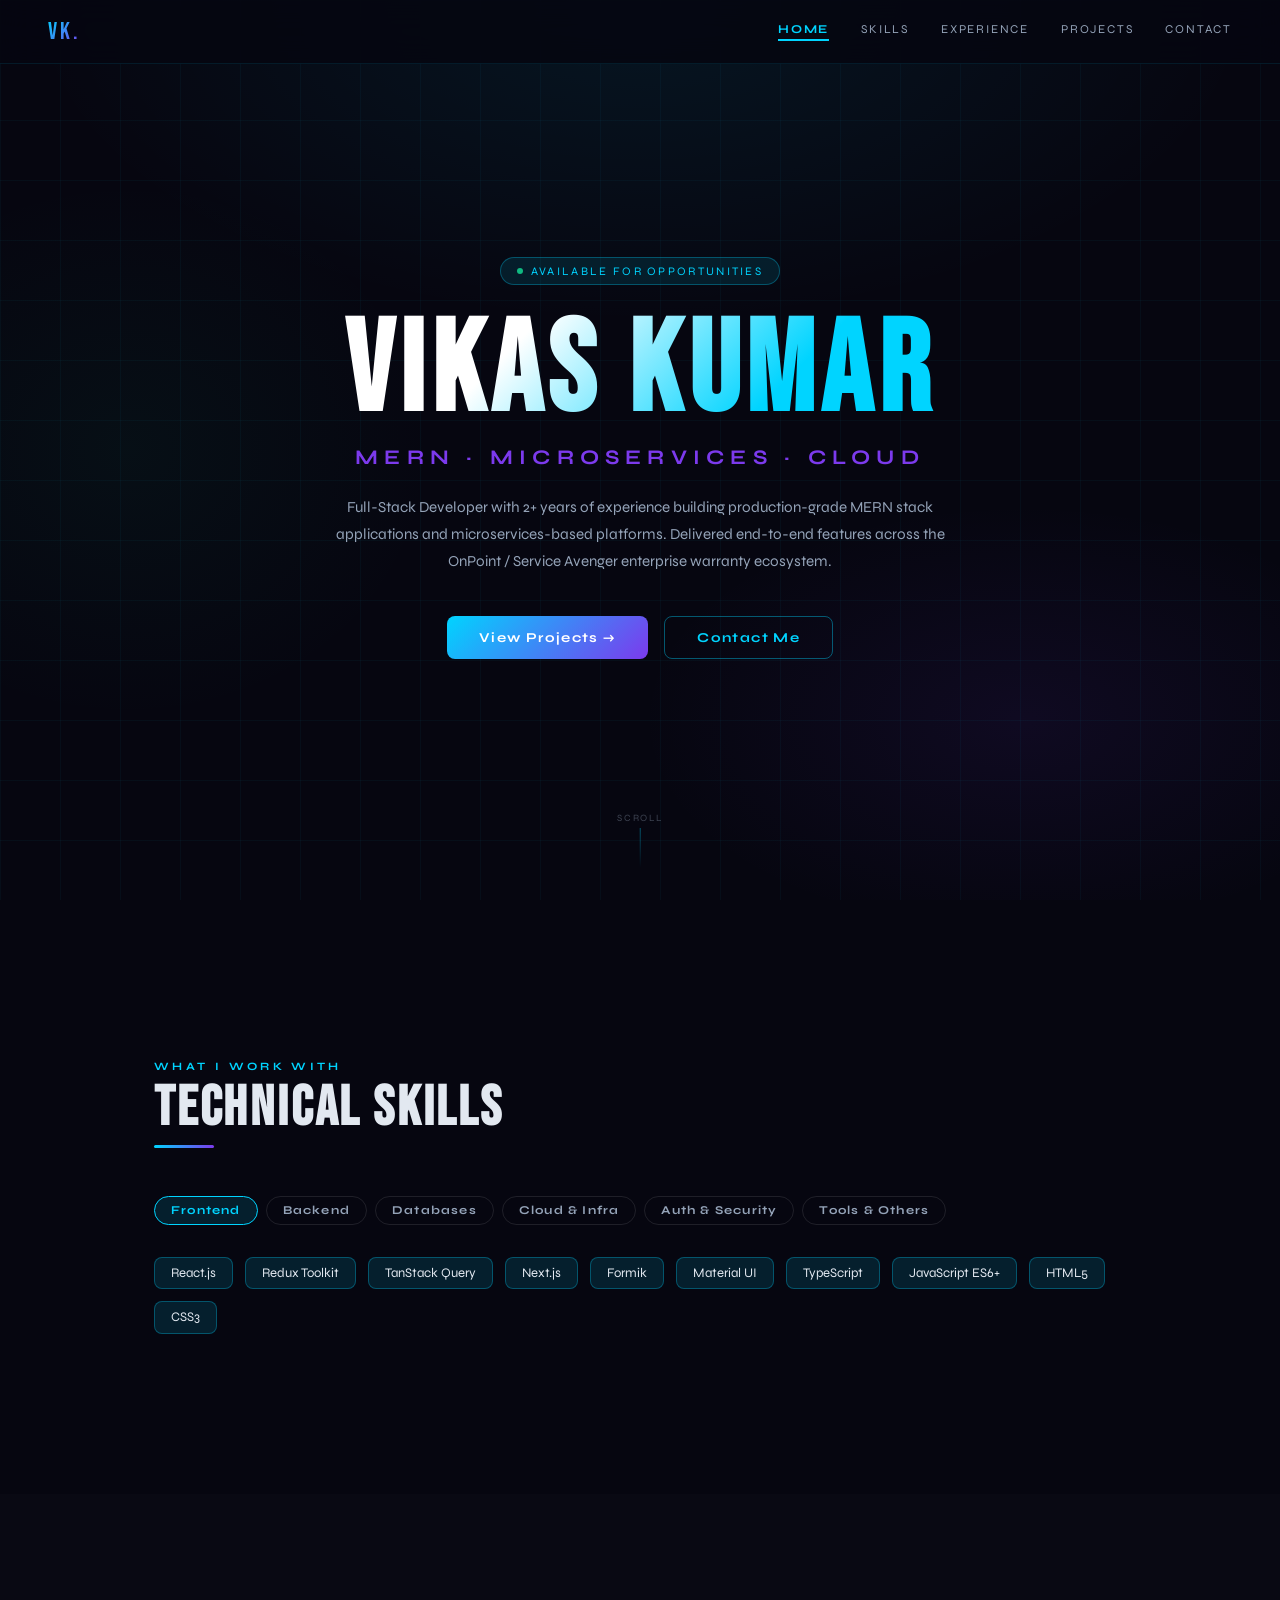
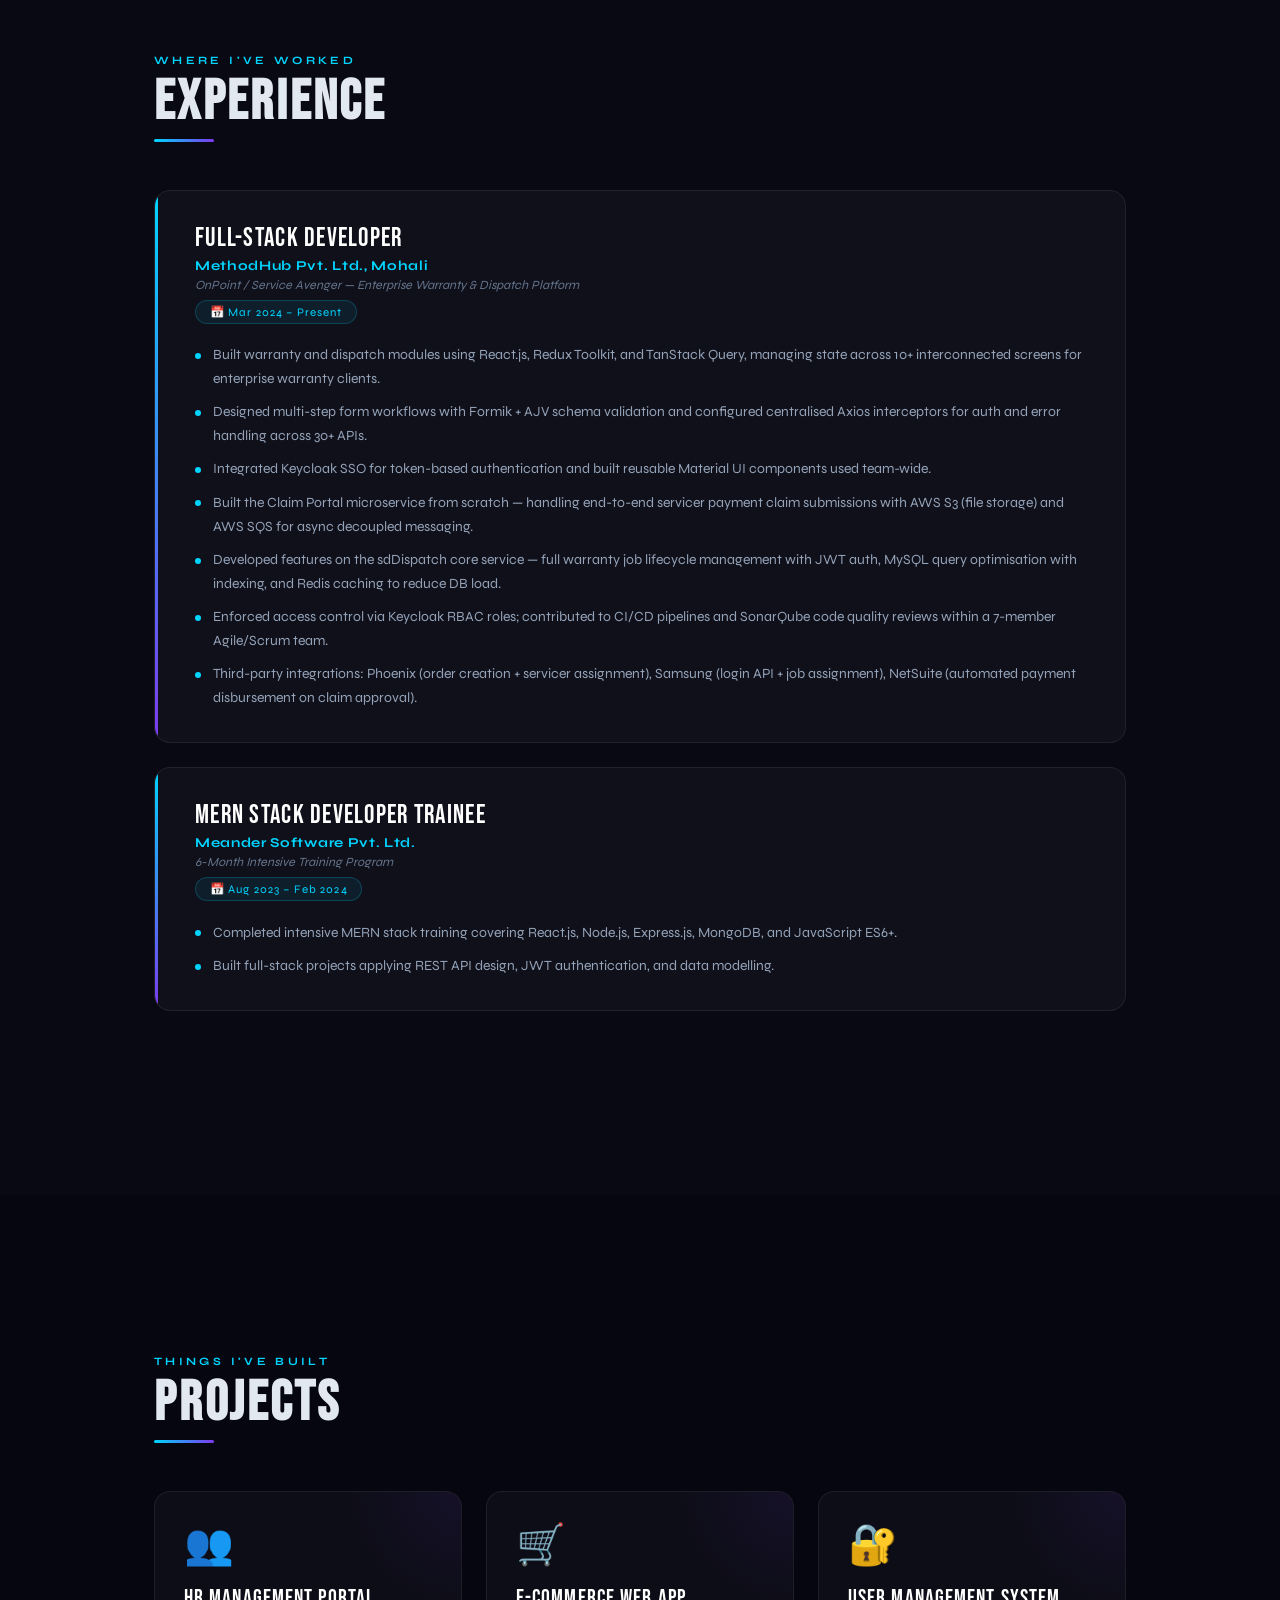
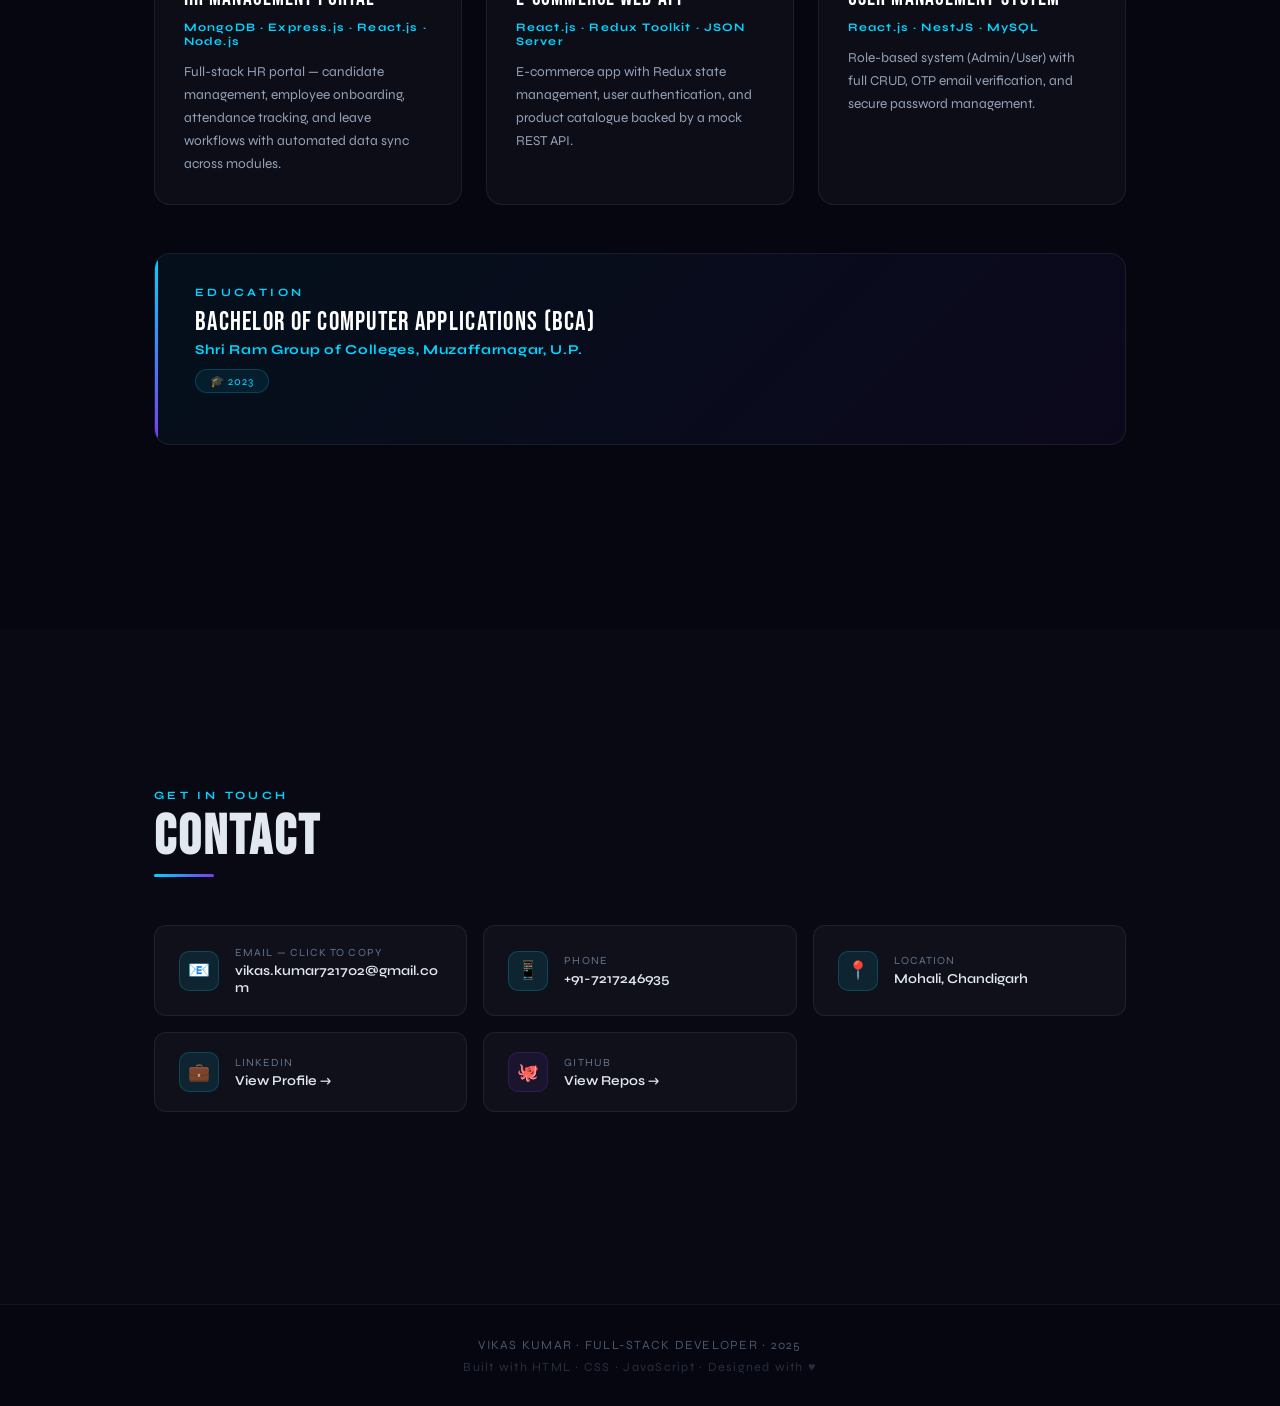
<file: index.html>
<!DOCTYPE html>
<html lang="en">
<head>
  <meta charset="UTF-8" />
  <meta name="viewport" content="width=device-width, initial-scale=1.0" />
  <title>Vikas Kumar — Full-Stack Developer</title>
  <link rel="preconnect" href="https://fonts.googleapis.com" />
  <link rel="preconnect" href="https://fonts.gstatic.com" crossorigin />
  <link rel="stylesheet" href="index.css" />
</head>
<body>

<!-- ── NAV ──────────────────────────────────────────────────────────────── -->
<nav>
  <div class="logo" onclick="scrollToSection('home')">VK.</div>
  <ul class="nav-links" id="navLinks">
    <li class="active"               onclick="scrollToSection('home')">Home</li>
    <li onclick="scrollToSection('skills')">Skills</li>
    <li onclick="scrollToSection('experience')">Experience</li>
    <li onclick="scrollToSection('projects')">Projects</li>
    <li onclick="scrollToSection('contact')">Contact</li>
  </ul>
  <button class="hamburger" id="hamburger" onclick="toggleMenu()" aria-label="Menu">
    <span id="hb1"></span>
    <span id="hb2"></span>
    <span id="hb3"></span>
  </button>
</nav>

<!-- ── MOBILE MENU ───────────────────────────────────────────────────────── -->
<div class="mobile-menu" id="mobileMenu">
  <a onclick="scrollToSection('home');       closeMenu()">HOME</a>
  <a onclick="scrollToSection('skills');     closeMenu()">SKILLS</a>
  <a onclick="scrollToSection('experience'); closeMenu()">EXPERIENCE</a>
  <a onclick="scrollToSection('projects');   closeMenu()">PROJECTS</a>
  <a onclick="scrollToSection('contact');    closeMenu()">CONTACT</a>
</div>

<!-- ── HERO ──────────────────────────────────────────────────────────────── -->
<section id="home">
  <div class="hero-bg"></div>
  <div class="hero-grid"></div>
  <div class="hero-content">
    <div class="badge"><span class="badge-dot"></span>Available for opportunities</div>
    <h1 class="hero-name">Vikas Kumar</h1>
    <div class="hero-title">MERN · Microservices · Cloud</div>
    <p class="hero-summary">
      Full-Stack Developer with 2+ years of experience building production-grade MERN stack
      applications and microservices-based platforms. Delivered end-to-end features across the
      OnPoint / Service Avenger enterprise warranty ecosystem.
    </p>
    <div class="hero-btns">
      <button class="btn-primary"   onclick="scrollToSection('projects')">View Projects →</button>
      <button class="btn-secondary" onclick="scrollToSection('contact')">Contact Me</button>
    </div>
  </div>
  <div class="scroll-hint">
    <span>SCROLL</span>
    <div class="scroll-line"></div>
  </div>
</section>

<!-- ── SKILLS ────────────────────────────────────────────────────────────── -->
<section id="skills" style="padding: 5rem 0;">
  <div class="section">
    <div class="reveal">
      <div class="section-label">What I work with</div>
      <h2 class="section-title">Technical Skills</h2>
      <div class="divider"></div>

      <div class="skill-tabs">
        <button class="skill-tab active-fe" onclick="switchSkill('fe', this)">Frontend</button>
        <button class="skill-tab"           onclick="switchSkill('be', this)">Backend</button>
        <button class="skill-tab"           onclick="switchSkill('db', this)">Databases</button>
        <button class="skill-tab"           onclick="switchSkill('cl', this)">Cloud &amp; Infra</button>
        <button class="skill-tab"           onclick="switchSkill('au', this)">Auth &amp; Security</button>
        <button class="skill-tab"           onclick="switchSkill('to', this)">Tools &amp; Others</button>
      </div>

      <div id="skill-fe" class="skill-panel active">
        <span class="skill-pill pill-fe">React.js</span>
        <span class="skill-pill pill-fe">Redux Toolkit</span>
        <span class="skill-pill pill-fe">TanStack Query</span>
        <span class="skill-pill pill-fe">Next.js</span>
        <span class="skill-pill pill-fe">Formik</span>
        <span class="skill-pill pill-fe">Material UI</span>
        <span class="skill-pill pill-fe">TypeScript</span>
        <span class="skill-pill pill-fe">JavaScript ES6+</span>
        <span class="skill-pill pill-fe">HTML5</span>
        <span class="skill-pill pill-fe">CSS3</span>
      </div>
      <div id="skill-be" class="skill-panel">
        <span class="skill-pill pill-be">Node.js</span>
        <span class="skill-pill pill-be">Express.js</span>
        <span class="skill-pill pill-be">NestJS</span>
        <span class="skill-pill pill-be">RESTful APIs</span>
        <span class="skill-pill pill-be">AJV Schema Validation</span>
        <span class="skill-pill pill-be">WebSocket</span>
        <span class="skill-pill pill-be">Cron Jobs</span>
        <span class="skill-pill pill-be">Helmet.js</span>
      </div>
      <div id="skill-db" class="skill-panel">
        <span class="skill-pill pill-db">MySQL</span>
        <span class="skill-pill pill-db">MongoDB</span>
        <span class="skill-pill pill-db">Redis</span>
        <span class="skill-pill pill-db">Firebase Firestore</span>
        <span class="skill-pill pill-db">Realtime DB</span>
        <span class="skill-pill pill-db">Query Optimisation</span>
        <span class="skill-pill pill-db">Indexing</span>
      </div>
      <div id="skill-cl" class="skill-panel">
        <span class="skill-pill pill-cl">AWS S3</span>
        <span class="skill-pill pill-cl">AWS SQS</span>
        <span class="skill-pill pill-cl">API Gateway</span>
        <span class="skill-pill pill-cl">Docker</span>
        <span class="skill-pill pill-cl">Kubernetes (Basic)</span>
        <span class="skill-pill pill-cl">CI/CD Pipelines</span>
        <span class="skill-pill pill-cl">Event-Driven Architecture</span>
      </div>
      <div id="skill-au" class="skill-panel">
        <span class="skill-pill pill-au">Keycloak SSO</span>
        <span class="skill-pill pill-au">OAuth2</span>
        <span class="skill-pill pill-au">JWT</span>
        <span class="skill-pill pill-au">RBAC</span>
      </div>
      <div id="skill-to" class="skill-panel">
        <span class="skill-pill pill-to">Git</span>
        <span class="skill-pill pill-to">GitHub</span>
        <span class="skill-pill pill-to">Postman</span>
        <span class="skill-pill pill-to">Jira</span>
        <span class="skill-pill pill-to">SonarQube</span>
        <span class="skill-pill pill-to">GitHub Copilot</span>
        <span class="skill-pill pill-to">Phoenix Integration</span>
        <span class="skill-pill pill-to">Samsung API</span>
        <span class="skill-pill pill-to">NetSuite</span>
      </div>
    </div>
  </div>
</section>

<!-- ── EXPERIENCE ─────────────────────────────────────────────────────────── -->
<section id="experience" class="section-alt" style="padding: 5rem 0;">
  <div class="section">
    <div class="reveal">
      <div class="section-label">Where I've worked</div>
      <h2 class="section-title">Experience</h2>
      <div class="divider"></div>
    </div>

    <div class="exp-card reveal reveal-d1">
      <div class="exp-accent"></div>
      <div class="exp-inner">
        <div class="exp-role">Full-Stack Developer</div>
        <div class="exp-company">MethodHub Pvt. Ltd., Mohali</div>
        <div class="exp-product">OnPoint / Service Avenger — Enterprise Warranty &amp; Dispatch Platform</div>
        <div class="exp-period">📅 Mar 2024 – Present</div>
        <ul class="exp-list">
          <li class="exp-item"><div class="exp-dot"></div><span>Built warranty and dispatch modules using React.js, Redux Toolkit, and TanStack Query, managing state across 10+ interconnected screens for enterprise warranty clients.</span></li>
          <li class="exp-item"><div class="exp-dot"></div><span>Designed multi-step form workflows with Formik + AJV schema validation and configured centralised Axios interceptors for auth and error handling across 30+ APIs.</span></li>
          <li class="exp-item"><div class="exp-dot"></div><span>Integrated Keycloak SSO for token-based authentication and built reusable Material UI components used team-wide.</span></li>
          <li class="exp-item"><div class="exp-dot"></div><span>Built the Claim Portal microservice from scratch — handling end-to-end servicer payment claim submissions with AWS S3 (file storage) and AWS SQS for async decoupled messaging.</span></li>
          <li class="exp-item"><div class="exp-dot"></div><span>Developed features on the sdDispatch core service — full warranty job lifecycle management with JWT auth, MySQL query optimisation with indexing, and Redis caching to reduce DB load.</span></li>
          <li class="exp-item"><div class="exp-dot"></div><span>Enforced access control via Keycloak RBAC roles; contributed to CI/CD pipelines and SonarQube code quality reviews within a 7-member Agile/Scrum team.</span></li>
          <li class="exp-item"><div class="exp-dot"></div><span>Third-party integrations: Phoenix (order creation + servicer assignment), Samsung (login API + job assignment), NetSuite (automated payment disbursement on claim approval).</span></li>
        </ul>
      </div>
    </div>

    <div class="exp-card reveal reveal-d2">
      <div class="exp-accent"></div>
      <div class="exp-inner">
        <div class="exp-role">MERN Stack Developer Trainee</div>
        <div class="exp-company">Meander Software Pvt. Ltd.</div>
        <div class="exp-product">6-Month Intensive Training Program</div>
        <div class="exp-period">📅 Aug 2023 – Feb 2024</div>
        <ul class="exp-list">
          <li class="exp-item"><div class="exp-dot"></div><span>Completed intensive MERN stack training covering React.js, Node.js, Express.js, MongoDB, and JavaScript ES6+.</span></li>
          <li class="exp-item"><div class="exp-dot"></div><span>Built full-stack projects applying REST API design, JWT authentication, and data modelling.</span></li>
        </ul>
      </div>
    </div>
  </div>
</section>

<!-- ── PROJECTS ───────────────────────────────────────────────────────────── -->
<section id="projects" style="padding: 5rem 0;">
  <div class="section">
    <div class="reveal">
      <div class="section-label">Things I've built</div>
      <h2 class="section-title">Projects</h2>
      <div class="divider"></div>
    </div>

    <div class="project-grid">
      <div class="project-card reveal reveal-d1">
        <div class="project-icon">👥</div>
        <div class="project-name">HR Management Portal</div>
        <div class="project-stack">MongoDB · Express.js · React.js · Node.js</div>
        <div class="project-desc">Full-stack HR portal — candidate management, employee onboarding, attendance tracking, and leave workflows with automated data sync across modules.</div>
      </div>
      <div class="project-card reveal reveal-d2">
        <div class="project-icon">🛒</div>
        <div class="project-name">E-Commerce Web App</div>
        <div class="project-stack">React.js · Redux Toolkit · JSON Server</div>
        <div class="project-desc">E-commerce app with Redux state management, user authentication, and product catalogue backed by a mock REST API.</div>
      </div>
      <div class="project-card reveal reveal-d3">
        <div class="project-icon">🔐</div>
        <div class="project-name">User Management System</div>
        <div class="project-stack">React.js · NestJS · MySQL</div>
        <div class="project-desc">Role-based system (Admin/User) with full CRUD, OTP email verification, and secure password management.</div>
      </div>
    </div>

    <div class="exp-card edu-card reveal" style="margin-top: 3rem;">
      <div class="exp-accent"></div>
      <div class="exp-inner">
        <div class="section-label" style="margin-bottom: 0.5rem;">Education</div>
        <div class="exp-role">Bachelor of Computer Applications (BCA)</div>
        <div class="exp-company">Shri Ram Group of Colleges, Muzaffarnagar, U.P.</div>
        <div class="exp-period" style="margin-top: 0.5rem;">🎓 2023</div>
      </div>
    </div>
  </div>
</section>

<!-- ── CONTACT ────────────────────────────────────────────────────────────── -->
<section id="contact" class="section-alt" style="padding: 5rem 0;">
  <div class="section">
    <div class="reveal">
      <div class="section-label">Get in touch</div>
      <h2 class="section-title">Contact</h2>
      <div class="divider"></div>
      <div class="contact-grid">
        <div class="contact-card" onclick="copyEmail()">
          <div class="contact-icon">📧</div>
          <div>
            <div class="contact-label" id="emailLabel">Email — click to copy</div>
            <div class="contact-value">vikas.kumar721702@gmail.com</div>
          </div>
        </div>
        <div class="contact-card" style="cursor: default;">
          <div class="contact-icon">📱</div>
          <div>
            <div class="contact-label">Phone</div>
            <div class="contact-value">+91-7217246935</div>
          </div>
        </div>
        <div class="contact-card" style="cursor: default;">
          <div class="contact-icon">📍</div>
          <div>
            <div class="contact-label">Location</div>
            <div class="contact-value">Mohali, Chandigarh</div>
          </div>
        </div>
        <a class="contact-card" href="https://linkedin.com/in/vikas-kumar-58881a284" target="_blank" rel="noopener noreferrer">
          <div class="contact-icon">💼</div>
          <div>
            <div class="contact-label">LinkedIn</div>
            <div class="contact-value">View Profile →</div>
          </div>
        </a>
        <a class="contact-card" href="https://github.com/vikas7217" target="_blank" rel="noopener noreferrer">
          <div class="contact-icon purple">🐙</div>
          <div>
            <div class="contact-label">GitHub</div>
            <div class="contact-value">View Repos →</div>
          </div>
        </a>
      </div>
    </div>
  </div>
</section>

<footer>
  <p>VIKAS KUMAR · FULL-STACK DEVELOPER · 2025</p>
  <p>Built with HTML · CSS · JavaScript · Designed with ♥</p>
</footer>

<!-- JS loaded at end so DOM is ready -->
<script src="index.js"></script>
</body>
</html>
</file>
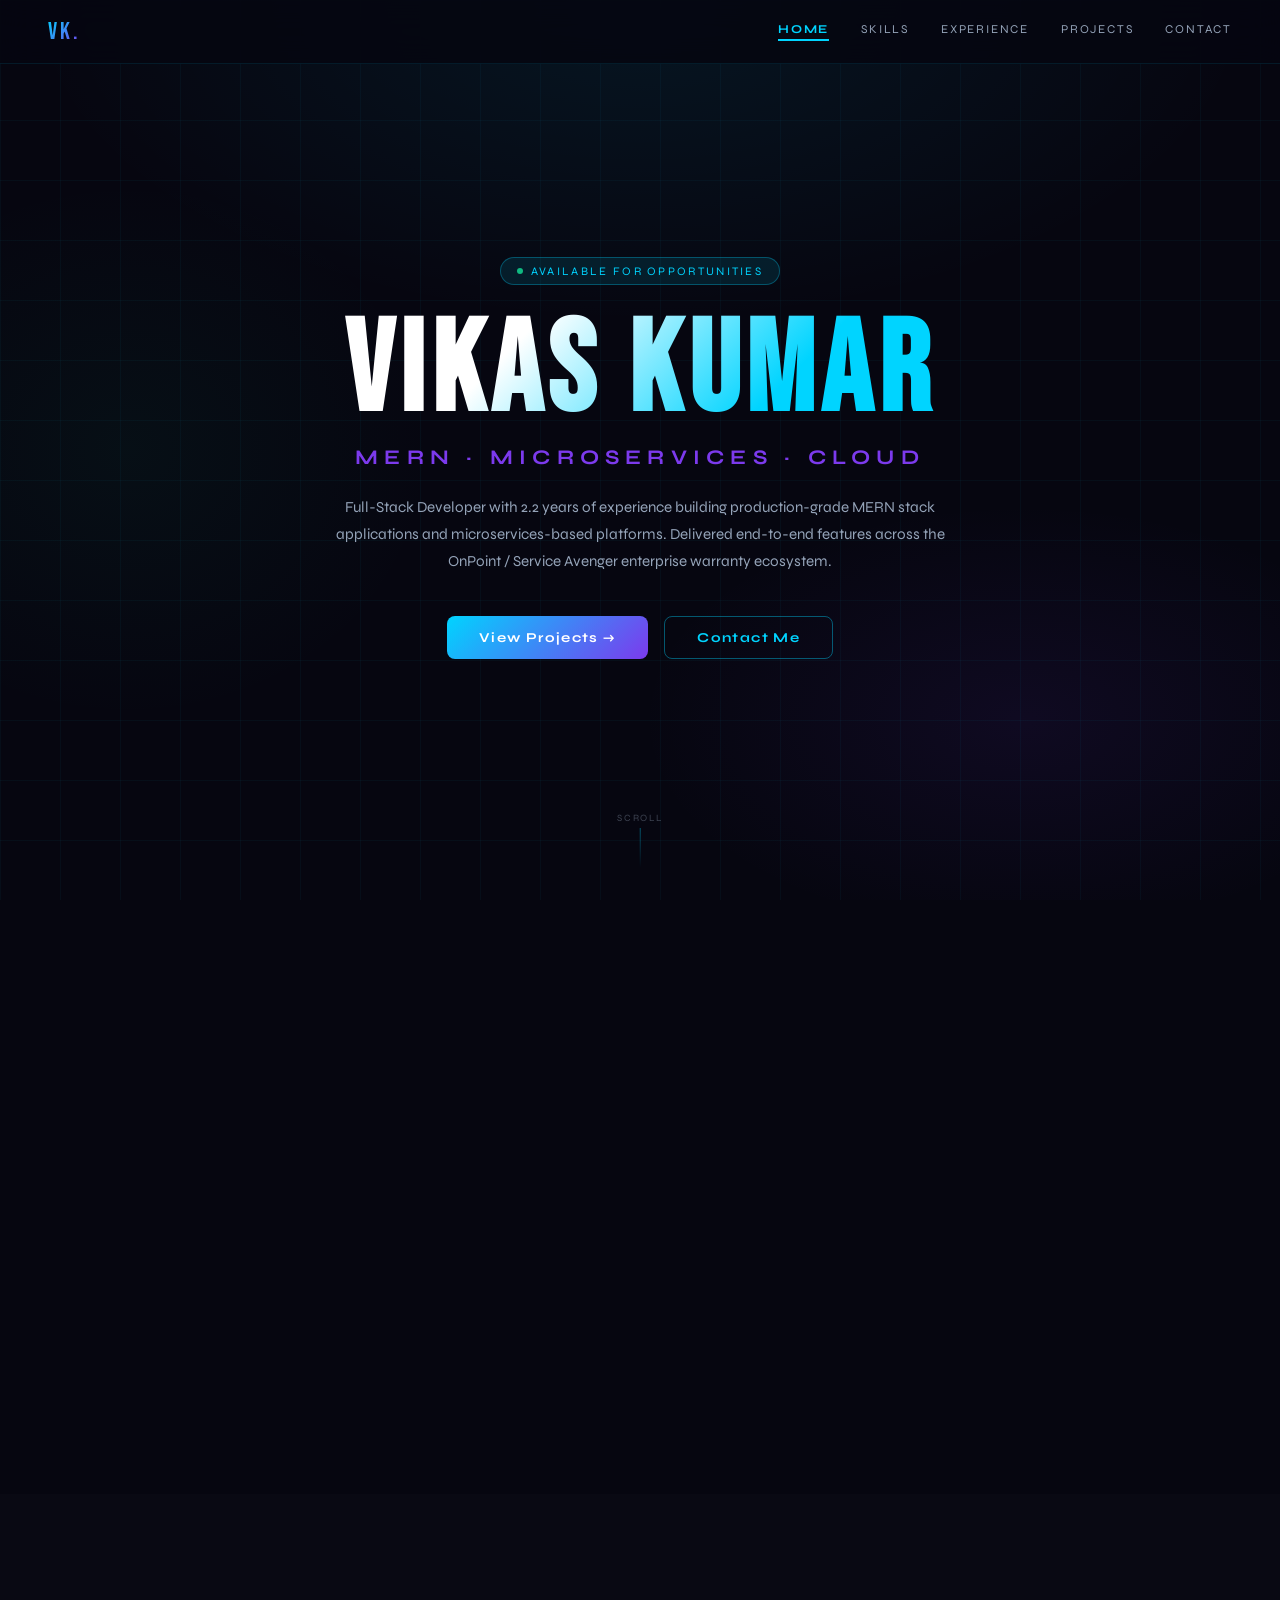
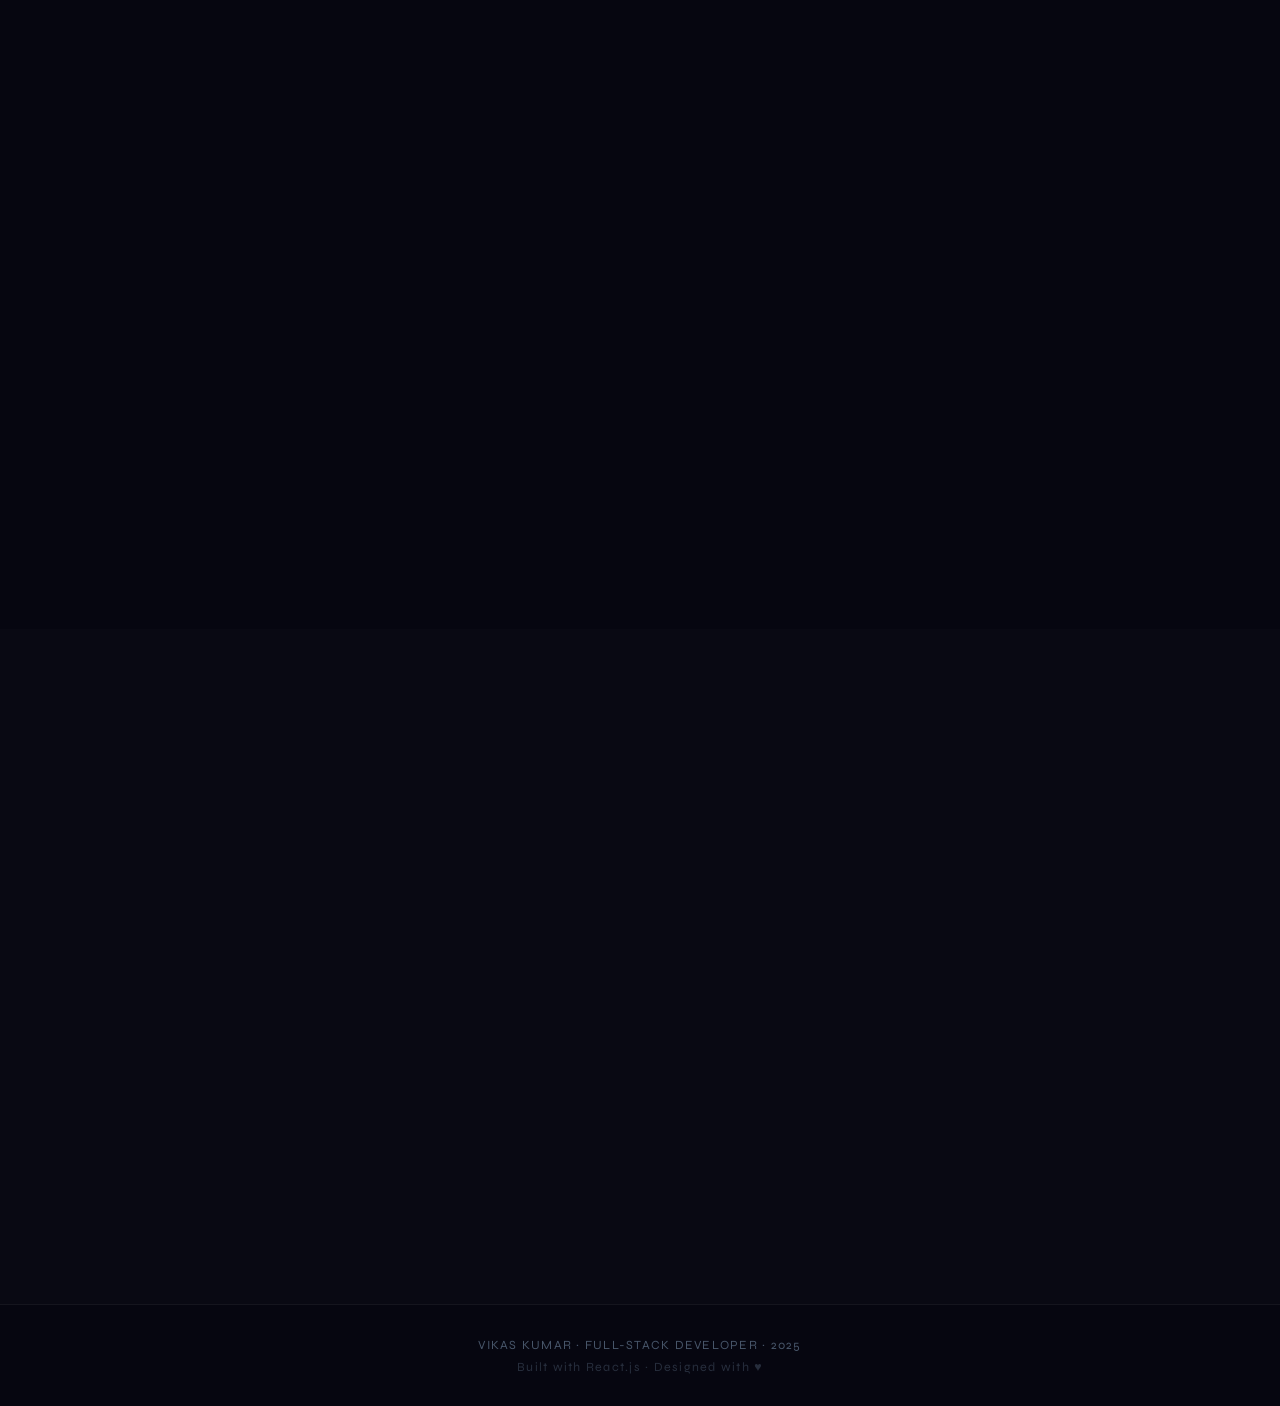
<file: portfolio.html>
<!DOCTYPE html>
<html lang="en">
<head>
<meta charset="UTF-8" />
<meta name="viewport" content="width=device-width, initial-scale=1.0" />
<title>Vikas Kumar — Full-Stack Developer</title>
<link rel="preconnect" href="https://fonts.googleapis.com" />
<link rel="preconnect" href="https://fonts.gstatic.com" crossorigin />
<link href="https://fonts.googleapis.com/css2?family=Bebas+Neue&family=Syne:wght@400;600;700;800&display=swap" rel="stylesheet" />
<style>
  *, *::before, *::after { box-sizing: border-box; margin: 0; padding: 0; }
  html { scroll-behavior: smooth; }
  body { font-family: 'Syne', sans-serif; background: #060610; color: #e2e8f0; overflow-x: hidden; }
  :root {
    --cyan: #00d4ff;
    --purple: #7c3aed;
    --green: #10b981;
    --amber: #f59e0b;
    --red: #ef4444;
  }

  /* NAV */
  nav {
    position: fixed; top: 0; left: 0; right: 0; z-index: 100;
    display: flex; align-items: center; justify-content: space-between;
    padding: 0 clamp(1.2rem, 4vw, 3rem); height: 64px;
    background: rgba(6,6,16,0.88); backdrop-filter: blur(16px);
    border-bottom: 1px solid rgba(0,212,255,0.1);
  }
  .logo {
    font-family: 'Bebas Neue', sans-serif; font-size: 1.5rem; letter-spacing: 0.12em;
    background: linear-gradient(135deg, var(--cyan), var(--purple));
    -webkit-background-clip: text; -webkit-text-fill-color: transparent;
    cursor: pointer;
  }
  .nav-links { display: flex; gap: 2rem; list-style: none; }
  .nav-links li {
    cursor: pointer; font-size: 0.75rem; letter-spacing: 0.15em;
    text-transform: uppercase; color: #94a3b8;
    transition: color 0.2s; padding-bottom: 3px;
    border-bottom: 2px solid transparent;
  }
  .nav-links li.active { color: var(--cyan); border-bottom-color: var(--cyan); font-weight: 700; }
  .hamburger { display: none; flex-direction: column; gap: 5px; cursor: pointer; background: none; border: none; padding: 4px; }
  .hamburger span { display: block; width: 24px; height: 2px; background: var(--cyan); border-radius: 2px; transition: all 0.3s; }
  .mobile-menu {
    display: none; position: fixed; top: 64px; left: 0; right: 0;
    background: rgba(6,6,16,0.97); backdrop-filter: blur(16px); z-index: 99;
    padding: 1.5rem 2rem; flex-direction: column; gap: 1.2rem;
    border-bottom: 1px solid rgba(0,212,255,0.15);
  }
  .mobile-menu.open { display: flex; }
  .mobile-menu a {
    font-size: 0.9rem; letter-spacing: 0.15em; text-transform: uppercase;
    color: #94a3b8; text-decoration: none; padding: 0.5rem 0;
  }
  .mobile-menu a.active { color: var(--cyan); }

  /* HERO */
  #home {
    min-height: 100vh; display: flex; flex-direction: column;
    align-items: center; justify-content: center; text-align: center;
    padding: 80px clamp(1.5rem, 5vw, 4rem) 4rem; position: relative; overflow: hidden;
  }
  .hero-bg {
    position: absolute; inset: 0; pointer-events: none;
    background: radial-gradient(ellipse 80% 60% at 50% 0%, rgba(0,212,255,0.08) 0%, transparent 60%),
                radial-gradient(ellipse 50% 40% at 80% 80%, rgba(124,58,237,0.08) 0%, transparent 60%),
                radial-gradient(ellipse 40% 50% at 10% 50%, rgba(16,185,129,0.05) 0%, transparent 60%);
  }
  .hero-grid {
    position: absolute; inset: 0; pointer-events: none;
    background-image: linear-gradient(rgba(0,212,255,0.04) 1px, transparent 1px),
                      linear-gradient(90deg, rgba(0,212,255,0.04) 1px, transparent 1px);
    background-size: 60px 60px;
  }
  .hero-content { position: relative; z-index: 1; }
  .badge {
    display: inline-flex; align-items: center; gap: 0.5rem;
    background: rgba(0,212,255,0.1); border: 1px solid rgba(0,212,255,0.3);
    border-radius: 100px; padding: 0.35rem 1rem;
    font-size: 0.72rem; letter-spacing: 0.2em; text-transform: uppercase;
    color: var(--cyan); margin-bottom: 1.5rem;
    animation: fadeDown 0.8s ease forwards;
  }
  .badge-dot {
    width: 6px; height: 6px; border-radius: 50%; background: var(--green);
    animation: pulse 2s infinite;
  }
  .hero-name {
    font-family: 'Bebas Neue', sans-serif;
    font-size: clamp(3.5rem, 10vw, 8rem);
    line-height: 1; letter-spacing: 0.05em; margin-bottom: 0.5rem;
    background: linear-gradient(135deg, #ffffff 30%, var(--cyan) 70%);
    -webkit-background-clip: text; -webkit-text-fill-color: transparent;
    animation: fadeUp 0.9s ease 0.1s both;
  }
  .hero-title {
    font-size: clamp(0.9rem, 2.5vw, 1.3rem); color: var(--purple);
    letter-spacing: 0.3em; text-transform: uppercase; margin-bottom: 1.5rem;
    font-weight: 700; animation: fadeUp 0.9s ease 0.2s both;
  }
  .hero-summary {
    max-width: 640px; color: #94a3b8; line-height: 1.8;
    font-size: 0.95rem; margin: 0 auto 2.5rem;
    animation: fadeUp 0.9s ease 0.3s both;
  }
  .hero-btns {
    display: flex; gap: 1rem; flex-wrap: wrap; justify-content: center;
    animation: fadeUp 0.9s ease 0.4s both;
  }
  .btn-primary {
    background: linear-gradient(135deg, var(--cyan), var(--purple));
    color: #fff; border: none; border-radius: 8px;
    padding: 0.75rem 2rem; font-size: 0.85rem;
    font-family: 'Syne', sans-serif; font-weight: 700;
    letter-spacing: 0.1em; cursor: pointer;
    transition: transform 0.2s, box-shadow 0.2s;
  }
  .btn-primary:hover { transform: translateY(-2px); box-shadow: 0 8px 30px rgba(0,212,255,0.3); }
  .btn-secondary {
    background: transparent; color: var(--cyan);
    border: 1px solid rgba(0,212,255,0.4); border-radius: 8px;
    padding: 0.75rem 2rem; font-size: 0.85rem;
    font-family: 'Syne', sans-serif; font-weight: 700;
    letter-spacing: 0.1em; cursor: pointer; transition: all 0.2s;
  }
  .btn-secondary:hover { background: rgba(0,212,255,0.08); transform: translateY(-2px); }
  .scroll-hint {
    position: absolute; bottom: 2rem; left: 50%; transform: translateX(-50%);
    display: flex; flex-direction: column; align-items: center; gap: 4px; opacity: 0.4;
  }
  .scroll-hint span { font-size: 0.6rem; letter-spacing: 0.2em; color: #94a3b8; }
  .scroll-line { width: 1px; height: 40px; background: linear-gradient(to bottom, var(--cyan), transparent); }

  /* SECTIONS */
  .section { padding: 5rem clamp(1.5rem, 5vw, 6rem); max-width: 1100px; margin: 0 auto; }
  .section-alt { background: rgba(255,255,255,0.01); }
  .section-label {
    font-size: 0.7rem; letter-spacing: 0.3em; text-transform: uppercase;
    color: var(--cyan); margin-bottom: 0.5rem; font-weight: 700;
  }
  .section-title {
    font-family: 'Bebas Neue', sans-serif;
    font-size: clamp(2rem, 5vw, 3.5rem);
    letter-spacing: 0.05em; margin-bottom: 0.5rem; line-height: 1;
  }
  .divider {
    width: 60px; height: 3px;
    background: linear-gradient(90deg, var(--cyan), var(--purple));
    border-radius: 3px; margin-bottom: 3rem;
  }

  /* SKILLS */
  .skill-tabs { display: flex; flex-wrap: wrap; gap: 0.5rem; margin-bottom: 2rem; }
  .skill-tab {
    padding: 0.4rem 1rem; border-radius: 100px; font-size: 0.75rem;
    font-weight: 700; letter-spacing: 0.1em; cursor: pointer;
    border: 1px solid rgba(255,255,255,0.1); background: transparent;
    color: #94a3b8; transition: all 0.2s; font-family: 'Syne', sans-serif;
  }
  .skill-tab:hover { border-color: rgba(255,255,255,0.3); }
  .skill-tab.active-fe { border-color: var(--cyan); background: rgba(0,212,255,0.12); color: var(--cyan); }
  .skill-tab.active-be { border-color: var(--purple); background: rgba(124,58,237,0.12); color: var(--purple); }
  .skill-tab.active-db { border-color: var(--green); background: rgba(16,185,129,0.12); color: var(--green); }
  .skill-tab.active-cl { border-color: var(--amber); background: rgba(245,158,11,0.12); color: var(--amber); }
  .skill-tab.active-au { border-color: var(--red); background: rgba(239,68,68,0.12); color: var(--red); }
  .skill-tab.active-to { border-color: #8b5cf6; background: rgba(139,92,246,0.12); color: #8b5cf6; }
  .skill-grid { display: flex; flex-wrap: wrap; gap: 0.75rem; }
  .skill-pill {
    padding: 0.45rem 1rem; border-radius: 8px; font-size: 0.82rem;
    transition: all 0.2s; cursor: default;
  }
  .skill-pill:hover { transform: translateY(-2px); filter: brightness(1.2); }
  .pill-fe { background: rgba(0,212,255,0.12); border: 1px solid rgba(0,212,255,0.3); }
  .pill-be { background: rgba(124,58,237,0.12); border: 1px solid rgba(124,58,237,0.3); }
  .pill-db { background: rgba(16,185,129,0.12); border: 1px solid rgba(16,185,129,0.3); }
  .pill-cl { background: rgba(245,158,11,0.12); border: 1px solid rgba(245,158,11,0.3); }
  .pill-au { background: rgba(239,68,68,0.12); border: 1px solid rgba(239,68,68,0.3); }
  .pill-to { background: rgba(139,92,246,0.12); border: 1px solid rgba(139,92,246,0.3); }
  .skill-panel { display: none; }
  .skill-panel.active { display: flex; flex-wrap: wrap; gap: 0.75rem; }

  /* EXPERIENCE */
  .exp-card {
    background: rgba(255,255,255,0.03); border: 1px solid rgba(255,255,255,0.07);
    border-radius: 16px; padding: 2rem; margin-bottom: 1.5rem;
    position: relative; overflow: hidden;
    transition: border-color 0.3s, transform 0.3s;
  }
  .exp-card:hover { border-color: rgba(0,212,255,0.25); transform: translateY(-2px); }
  .exp-accent {
    position: absolute; left: 0; top: 0; bottom: 0; width: 3px;
    background: linear-gradient(180deg, var(--cyan), var(--purple)); border-radius: 3px 0 0 3px;
  }
  .exp-inner { padding-left: 0.5rem; }
  .exp-role { font-family: 'Bebas Neue', sans-serif; font-size: 1.6rem; letter-spacing: 0.05em; color: #fff; margin-bottom: 0.2rem; }
  .exp-company { color: var(--cyan); font-size: 0.85rem; font-weight: 700; letter-spacing: 0.05em; margin-bottom: 0.2rem; }
  .exp-product { color: #64748b; font-size: 0.78rem; margin-bottom: 0.5rem; font-style: italic; }
  .exp-period {
    display: inline-flex; align-items: center; gap: 0.4rem;
    background: rgba(0,212,255,0.08); border: 1px solid rgba(0,212,255,0.2);
    border-radius: 100px; padding: 0.25rem 0.85rem;
    font-size: 0.72rem; color: var(--cyan); letter-spacing: 0.1em; margin-bottom: 1.2rem;
  }
  .exp-list { list-style: none; display: flex; flex-direction: column; gap: 0.6rem; }
  .exp-item { display: flex; gap: 0.75rem; font-size: 0.875rem; color: #94a3b8; line-height: 1.7; }
  .exp-dot { width: 6px; height: 6px; border-radius: 50%; background: var(--cyan); margin-top: 0.6rem; flex-shrink: 0; }

  /* PROJECTS */
  .project-grid {
    display: grid;
    grid-template-columns: repeat(auto-fill, minmax(min(100%, 300px), 1fr));
    gap: 1.5rem;
  }
  .project-card {
    background: rgba(255,255,255,0.03); border: 1px solid rgba(255,255,255,0.07);
    border-radius: 16px; padding: 1.8rem;
    transition: border-color 0.3s, transform 0.3s; position: relative; overflow: hidden;
  }
  .project-card::before {
    content: ''; position: absolute; top: 0; right: 0;
    width: 120px; height: 120px;
    background: radial-gradient(ellipse at 100% 0%, rgba(124,58,237,0.08), transparent 70%);
    pointer-events: none;
  }
  .project-card:hover { border-color: rgba(124,58,237,0.4); transform: translateY(-4px); }
  .project-icon { font-size: 2.5rem; margin-bottom: 1rem; }
  .project-name { font-family: 'Bebas Neue', sans-serif; font-size: 1.4rem; letter-spacing: 0.05em; margin-bottom: 0.5rem; color: #fff; }
  .project-stack { font-size: 0.72rem; color: var(--cyan); letter-spacing: 0.1em; margin-bottom: 0.75rem; font-weight: 700; }
  .project-desc { font-size: 0.85rem; color: #94a3b8; line-height: 1.7; }

  /* EDUCATION */
  .edu-card {
    margin-top: 3rem;
    background: linear-gradient(135deg, rgba(0,212,255,0.05), rgba(124,58,237,0.05));
  }

  /* CONTACT */
  .contact-grid {
    display: grid;
    grid-template-columns: repeat(auto-fill, minmax(min(100%, 240px), 1fr));
    gap: 1rem; margin-bottom: 2rem;
  }
  .contact-card {
    background: rgba(255,255,255,0.03); border: 1px solid rgba(255,255,255,0.07);
    border-radius: 12px; padding: 1.2rem 1.5rem;
    display: flex; align-items: center; gap: 1rem;
    cursor: pointer; transition: all 0.2s;
    text-decoration: none; color: inherit;
  }
  .contact-card:hover { border-color: rgba(0,212,255,0.3); background: rgba(0,212,255,0.04); }
  .contact-icon {
    width: 40px; height: 40px; border-radius: 10px;
    background: rgba(0,212,255,0.1); border: 1px solid rgba(0,212,255,0.2);
    display: flex; align-items: center; justify-content: center;
    font-size: 1.1rem; flex-shrink: 0;
  }
  .contact-icon.purple { background: rgba(124,58,237,0.1); border-color: rgba(124,58,237,0.2); }
  .contact-label { font-size: 0.68rem; color: #64748b; letter-spacing: 0.1em; text-transform: uppercase; margin-bottom: 0.2rem; }
  .contact-value { font-size: 0.85rem; color: #e2e8f0; font-weight: 600; word-break: break-all; }

  /* FOOTER */
  footer {
    text-align: center; padding: 2rem;
    border-top: 1px solid rgba(255,255,255,0.06);
    color: #475569; font-size: 0.78rem; letter-spacing: 0.1em;
  }
  footer p:last-child { margin-top: 0.4rem; opacity: 0.5; }

  /* ANIMATIONS */
  @keyframes fadeDown { from { opacity:0; transform:translateY(-16px); } to { opacity:1; transform:none; } }
  @keyframes fadeUp { from { opacity:0; transform:translateY(24px); } to { opacity:1; transform:none; } }
  @keyframes pulse { 0%,100%{opacity:1;} 50%{opacity:0.5;} }

  .reveal {
    opacity: 0; transform: translateY(30px);
    transition: opacity 0.7s ease, transform 0.7s ease;
  }
  .reveal.visible { opacity: 1; transform: none; }
  .reveal-d1 { transition-delay: 0.1s; }
  .reveal-d2 { transition-delay: 0.2s; }
  .reveal-d3 { transition-delay: 0.3s; }

  /* RESPONSIVE */
  @media (max-width: 640px) {
    .nav-links { display: none; }
    .hamburger { display: flex; }
  }
</style>
</head>
<body>

<!-- NAV -->
<nav>
  <div class="logo" onclick="scrollTo('home')">VK.</div>
  <ul class="nav-links" id="navLinks">
    <li class="active" onclick="scrollTo('home')">Home</li>
    <li onclick="scrollTo('skills')">Skills</li>
    <li onclick="scrollTo('experience')">Experience</li>
    <li onclick="scrollTo('projects')">Projects</li>
    <li onclick="scrollTo('contact')">Contact</li>
  </ul>
  <button class="hamburger" id="hamburger" onclick="toggleMenu()" aria-label="Menu">
    <span id="hb1"></span>
    <span id="hb2"></span>
    <span id="hb3"></span>
  </button>
</nav>

<!-- MOBILE MENU -->
<div class="mobile-menu" id="mobileMenu">
  <a onclick="scrollTo('home');closeMenu()">HOME</a>
  <a onclick="scrollTo('skills');closeMenu()">SKILLS</a>
  <a onclick="scrollTo('experience');closeMenu()">EXPERIENCE</a>
  <a onclick="scrollTo('projects');closeMenu()">PROJECTS</a>
  <a onclick="scrollTo('contact');closeMenu()">CONTACT</a>
</div>

<!-- HERO -->
<section id="home">
  <div class="hero-bg"></div>
  <div class="hero-grid"></div>
  <div class="hero-content">
    <div class="badge"><span class="badge-dot"></span>Available for opportunities</div>
    <h1 class="hero-name">Vikas Kumar</h1>
    <div class="hero-title">MERN · Microservices · Cloud</div>
    <p class="hero-summary">Full-Stack Developer with 2.2 years of experience building production-grade MERN stack applications and microservices-based platforms. Delivered end-to-end features across the OnPoint / Service Avenger enterprise warranty ecosystem.</p>
    <div class="hero-btns">
      <button class="btn-primary" onclick="scrollTo('projects')">View Projects →</button>
      <button class="btn-secondary" onclick="scrollTo('contact')">Contact Me</button>
    </div>
  </div>
  <div class="scroll-hint">
    <span>SCROLL</span>
    <div class="scroll-line"></div>
  </div>
</section>

<!-- SKILLS -->
<section id="skills" style="padding: 5rem 0;">
  <div class="section">
    <div class="reveal">
      <div class="section-label">What I work with</div>
      <h2 class="section-title">Technical Skills</h2>
      <div class="divider"></div>
      <div class="skill-tabs">
        <button class="skill-tab active-fe" onclick="switchSkill('fe', this)">Frontend</button>
        <button class="skill-tab" onclick="switchSkill('be', this)">Backend</button>
        <button class="skill-tab" onclick="switchSkill('db', this)">Databases</button>
        <button class="skill-tab" onclick="switchSkill('cl', this)">Cloud & Infra</button>
        <button class="skill-tab" onclick="switchSkill('au', this)">Auth & Security</button>
        <button class="skill-tab" onclick="switchSkill('to', this)">Tools & Others</button>
      </div>
      <div id="skill-fe" class="skill-panel active">
        <span class="skill-pill pill-fe">React.js</span><span class="skill-pill pill-fe">Redux Toolkit</span>
        <span class="skill-pill pill-fe">TanStack Query</span><span class="skill-pill pill-fe">Next.js</span>
        <span class="skill-pill pill-fe">Formik</span><span class="skill-pill pill-fe">Material UI</span>
        <span class="skill-pill pill-fe">TypeScript</span><span class="skill-pill pill-fe">JavaScript ES6+</span>
        <span class="skill-pill pill-fe">HTML5</span><span class="skill-pill pill-fe">CSS3</span>
      </div>
      <div id="skill-be" class="skill-panel">
        <span class="skill-pill pill-be">Node.js</span><span class="skill-pill pill-be">Express.js</span>
        <span class="skill-pill pill-be">NestJS</span><span class="skill-pill pill-be">RESTful APIs</span>
        <span class="skill-pill pill-be">AJV Schema Validation</span><span class="skill-pill pill-be">WebSocket</span>
        <span class="skill-pill pill-be">Cron Jobs</span><span class="skill-pill pill-be">Helmet.js</span>
      </div>
      <div id="skill-db" class="skill-panel">
        <span class="skill-pill pill-db">MySQL</span><span class="skill-pill pill-db">MongoDB</span>
        <span class="skill-pill pill-db">Redis</span><span class="skill-pill pill-db">Firebase Firestore</span>
        <span class="skill-pill pill-db">Realtime DB</span><span class="skill-pill pill-db">Query Optimisation</span>
        <span class="skill-pill pill-db">Indexing</span>
      </div>
      <div id="skill-cl" class="skill-panel">
        <span class="skill-pill pill-cl">AWS S3</span><span class="skill-pill pill-cl">AWS SQS</span>
        <span class="skill-pill pill-cl">API Gateway</span><span class="skill-pill pill-cl">Docker</span>
        <span class="skill-pill pill-cl">Kubernetes (Basic)</span><span class="skill-pill pill-cl">CI/CD Pipelines</span>
        <span class="skill-pill pill-cl">Event-Driven Architecture</span>
      </div>
      <div id="skill-au" class="skill-panel">
        <span class="skill-pill pill-au">Keycloak SSO</span><span class="skill-pill pill-au">OAuth2</span>
        <span class="skill-pill pill-au">JWT</span><span class="skill-pill pill-au">RBAC</span>
      </div>
      <div id="skill-to" class="skill-panel">
        <span class="skill-pill pill-to">Git</span><span class="skill-pill pill-to">GitHub</span>
        <span class="skill-pill pill-to">Postman</span><span class="skill-pill pill-to">Jira</span>
        <span class="skill-pill pill-to">SonarQube</span><span class="skill-pill pill-to">GitHub Copilot</span>
        <span class="skill-pill pill-to">Phoenix Integration</span><span class="skill-pill pill-to">Samsung API</span>
        <span class="skill-pill pill-to">NetSuite</span>
      </div>
    </div>
  </div>
</section>

<!-- EXPERIENCE -->
<section id="experience" class="section-alt" style="padding: 5rem 0;">
  <div class="section">
    <div class="reveal">
      <div class="section-label">Where I've worked</div>
      <h2 class="section-title">Experience</h2>
      <div class="divider"></div>
    </div>

    <div class="exp-card reveal reveal-d1">
      <div class="exp-accent"></div>
      <div class="exp-inner">
        <div class="exp-role">Full-Stack Developer</div>
        <div class="exp-company">MethodHub Pvt. Ltd., Mohali</div>
        <div class="exp-product">OnPoint / Service Avenger — Enterprise Warranty & Dispatch Platform</div>
        <div class="exp-period">📅 Mar 2024 – Present</div>
        <ul class="exp-list">
          <li class="exp-item"><div class="exp-dot"></div><span>Built warranty and dispatch modules using React.js, Redux Toolkit, and TanStack Query, managing state across 10+ interconnected screens for enterprise warranty clients.</span></li>
          <li class="exp-item"><div class="exp-dot"></div><span>Designed multi-step form workflows with Formik + AJV schema validation and configured centralised Axios interceptors for auth and error handling across 30+ APIs.</span></li>
          <li class="exp-item"><div class="exp-dot"></div><span>Integrated Keycloak SSO for token-based authentication and built reusable Material UI components used team-wide.</span></li>
          <li class="exp-item"><div class="exp-dot"></div><span>Built the Claim Portal microservice from scratch — handling end-to-end servicer payment claim submissions with AWS S3 (file storage) and AWS SQS for async decoupled messaging.</span></li>
          <li class="exp-item"><div class="exp-dot"></div><span>Developed features on the sdDispatch core service — full warranty job lifecycle management with JWT auth, MySQL query optimisation with indexing, and Redis caching to reduce DB load.</span></li>
          <li class="exp-item"><div class="exp-dot"></div><span>Enforced access control via Keycloak RBAC roles; contributed to CI/CD pipelines and SonarQube code quality reviews within a 7-member Agile/Scrum team.</span></li>
          <li class="exp-item"><div class="exp-dot"></div><span>Third-party integrations: Phoenix (order creation + servicer assignment), Samsung (login API + job assignment), NetSuite (automated payment disbursement on claim approval).</span></li>
        </ul>
      </div>
    </div>

    <div class="exp-card reveal reveal-d2">
      <div class="exp-accent"></div>
      <div class="exp-inner">
        <div class="exp-role">MERN Stack Developer Trainee</div>
        <div class="exp-company">Meander Software Pvt. Ltd.</div>
        <div class="exp-product">6-Month Intensive Training Program</div>
        <div class="exp-period">📅 Aug 2023 – Feb 2024</div>
        <ul class="exp-list">
          <li class="exp-item"><div class="exp-dot"></div><span>Completed intensive MERN stack training covering React.js, Node.js, Express.js, MongoDB, and JavaScript ES6+.</span></li>
          <li class="exp-item"><div class="exp-dot"></div><span>Built full-stack projects applying REST API design, JWT authentication, and data modelling.</span></li>
        </ul>
      </div>
    </div>
  </div>
</section>

<!-- PROJECTS -->
<section id="projects" style="padding: 5rem 0;">
  <div class="section">
    <div class="reveal">
      <div class="section-label">Things I've built</div>
      <h2 class="section-title">Projects</h2>
      <div class="divider"></div>
    </div>
    <div class="project-grid">
      <div class="project-card reveal reveal-d1">
        <div class="project-icon">👥</div>
        <div class="project-name">HR Management Portal</div>
        <div class="project-stack">MongoDB · Express.js · React.js · Node.js</div>
        <div class="project-desc">Full-stack HR portal — candidate management, employee onboarding, attendance tracking, and leave workflows with automated data sync across modules.</div>
      </div>
      <div class="project-card reveal reveal-d2">
        <div class="project-icon">🛒</div>
        <div class="project-name">E-Commerce Web App</div>
        <div class="project-stack">React.js · Redux Toolkit · JSON Server</div>
        <div class="project-desc">E-commerce app with Redux state management, user authentication, and product catalogue backed by a mock REST API.</div>
      </div>
      <div class="project-card reveal reveal-d3">
        <div class="project-icon">🔐</div>
        <div class="project-name">User Management System</div>
        <div class="project-stack">React.js · NestJS · MySQL</div>
        <div class="project-desc">Role-based system (Admin/User) with full CRUD, OTP email verification, and secure password management.</div>
      </div>
    </div>

    <div class="exp-card edu-card reveal" style="margin-top: 3rem;">
      <div class="exp-accent"></div>
      <div class="exp-inner">
        <div class="section-label" style="margin-bottom: 0.5rem;">Education</div>
        <div class="exp-role">Bachelor of Computer Applications (BCA)</div>
        <div class="exp-company">Shri Ram Group of Colleges, Muzaffarnagar, U.P.</div>
        <div class="exp-period" style="margin-top: 0.5rem;">🎓 2023</div>
      </div>
    </div>
  </div>
</section>

<!-- CONTACT -->
<section id="contact" class="section-alt" style="padding: 5rem 0;">
  <div class="section">
    <div class="reveal">
      <div class="section-label">Get in touch</div>
      <h2 class="section-title">Contact</h2>
      <div class="divider"></div>
      <div class="contact-grid">
        <div class="contact-card" onclick="copyEmail(this)">
          <div class="contact-icon">📧</div>
          <div>
            <div class="contact-label" id="emailLabel">Email — click to copy</div>
            <div class="contact-value">vikas.kumar721702@gmail.com</div>
          </div>
        </div>
        <div class="contact-card" style="cursor:default;">
          <div class="contact-icon">📱</div>
          <div>
            <div class="contact-label">Phone</div>
            <div class="contact-value">+91-7217246935</div>
          </div>
        </div>
        <div class="contact-card" style="cursor:default;">
          <div class="contact-icon">📍</div>
          <div>
            <div class="contact-label">Location</div>
            <div class="contact-value">Mohali, Chandigarh</div>
          </div>
        </div>
        <a class="contact-card" href="https://linkedin.com/in/vikas-kumar-58881a284" target="_blank" rel="noopener noreferrer">
          <div class="contact-icon">💼</div>
          <div>
            <div class="contact-label">LinkedIn</div>
            <div class="contact-value">View Profile →</div>
          </div>
        </a>
        <a class="contact-card" href="https://github.com/vikas7217" target="_blank" rel="noopener noreferrer">
          <div class="contact-icon purple">🐙</div>
          <div>
            <div class="contact-label">GitHub</div>
            <div class="contact-value">View Repos →</div>
          </div>
        </a>
      </div>
    </div>
  </div>
</section>

<footer>
  <p>VIKAS KUMAR · FULL-STACK DEVELOPER · 2025</p>
  <p>Built with React.js · Designed with ♥</p>
</footer>

<script>
  // Scroll to section
  function scrollTo(id) {
    document.getElementById(id).scrollIntoView({ behavior: 'smooth' });
  }

  // Mobile menu
  let menuOpen = false;
  function toggleMenu() {
    menuOpen = !menuOpen;
    document.getElementById('mobileMenu').classList.toggle('open', menuOpen);
    const h1 = document.getElementById('hb1'), h2 = document.getElementById('hb2'), h3 = document.getElementById('hb3');
    h1.style.transform = menuOpen ? 'rotate(45deg) translate(5px, 5px)' : '';
    h2.style.opacity = menuOpen ? '0' : '1';
    h3.style.transform = menuOpen ? 'rotate(-45deg) translate(5px, -5px)' : '';
  }
  function closeMenu() { menuOpen = false; document.getElementById('mobileMenu').classList.remove('open'); }

  // Active nav on scroll
  const sections = ['home','skills','experience','projects','contact'];
  window.addEventListener('scroll', () => {
    const y = window.scrollY + 100;
    let current = 'home';
    sections.forEach(id => {
      const el = document.getElementById(id);
      if (el && y >= el.offsetTop) current = id;
    });
    document.querySelectorAll('.nav-links li').forEach((li, i) => {
      li.classList.toggle('active', sections[i] === current);
    });
    document.querySelectorAll('.mobile-menu a').forEach((a, i) => {
      a.classList.toggle('active', sections[i] === current);
    });
  });

  // Skill tabs
  const skillMap = { fe: 'active-fe', be: 'active-be', db: 'active-db', cl: 'active-cl', au: 'active-au', to: 'active-to' };
  function switchSkill(key, btn) {
    document.querySelectorAll('.skill-panel').forEach(p => p.classList.remove('active'));
    document.querySelectorAll('.skill-tab').forEach(t => { Object.values(skillMap).forEach(c => t.classList.remove(c)); });
    document.getElementById('skill-' + key).classList.add('active');
    btn.classList.add(skillMap[key]);
  }

  // Copy email
  function copyEmail(el) {
    navigator.clipboard.writeText('vikas.kumar721702@gmail.com').then(() => {
      const lbl = document.getElementById('emailLabel');
      lbl.textContent = '✓ Copied to clipboard!';
      lbl.style.color = '#10b981';
      setTimeout(() => { lbl.textContent = 'Email — click to copy'; lbl.style.color = ''; }, 2500);
    });
  }

  // Scroll reveal
  const observer = new IntersectionObserver((entries) => {
    entries.forEach(e => { if (e.isIntersecting) e.target.classList.add('visible'); });
  }, { threshold: 0.1 });
  document.querySelectorAll('.reveal').forEach(el => observer.observe(el));
</script>
</body>
</html>
</file>
<file: index.css>
@import url('https://fonts.googleapis.com/css2?family=Bebas+Neue&family=Syne:wght@400;600;700;800&display=swap');

*, *::before, *::after { box-sizing: border-box; margin: 0; padding: 0; }
html { scroll-behavior: smooth; }
body { font-family: 'Syne', sans-serif; background: #060610; color: #e2e8f0; overflow-x: hidden; }

:root {
  --cyan:   #00d4ff;
  --purple: #7c3aed;
  --green:  #10b981;
  --amber:  #f59e0b;
  --red:    #ef4444;
}

/* ── NAV ─────────────────────────────────────────────────────────────────── */
nav {
  position: fixed; top: 0; left: 0; right: 0; z-index: 100;
  display: flex; align-items: center; justify-content: space-between;
  padding: 0 clamp(1.2rem, 4vw, 3rem); height: 64px;
  background: rgba(6,6,16,0.88); backdrop-filter: blur(16px);
  border-bottom: 1px solid rgba(0,212,255,0.1);
}
.logo {
  font-family: 'Bebas Neue', sans-serif; font-size: 1.5rem; letter-spacing: 0.12em;
  background: linear-gradient(135deg, var(--cyan), var(--purple));
  -webkit-background-clip: text; -webkit-text-fill-color: transparent;
  cursor: pointer;
}
.nav-links { display: flex; gap: 2rem; list-style: none; }
.nav-links li {
  cursor: pointer; font-size: 0.75rem; letter-spacing: 0.15em;
  text-transform: uppercase; color: #94a3b8;
  transition: color 0.2s; padding-bottom: 3px;
  border-bottom: 2px solid transparent;
}
.nav-links li.active { color: var(--cyan); border-bottom-color: var(--cyan); font-weight: 700; }
.nav-links li:hover  { color: var(--cyan); }

.hamburger {
  display: none; flex-direction: column; gap: 5px;
  cursor: pointer; background: none; border: none; padding: 4px;
}
.hamburger span {
  display: block; width: 24px; height: 2px;
  background: var(--cyan); border-radius: 2px; transition: all 0.3s;
}

.mobile-menu {
  display: none; position: fixed; top: 64px; left: 0; right: 0;
  background: rgba(6,6,16,0.97); backdrop-filter: blur(16px); z-index: 99;
  padding: 1.5rem 2rem; flex-direction: column; gap: 1.2rem;
  border-bottom: 1px solid rgba(0,212,255,0.15);
}
.mobile-menu.open { display: flex; }
.mobile-menu a {
  font-size: 0.9rem; letter-spacing: 0.15em; text-transform: uppercase;
  color: #94a3b8; text-decoration: none; padding: 0.5rem 0; cursor: pointer;
}
.mobile-menu a.active { color: var(--cyan); }

/* ── HERO ────────────────────────────────────────────────────────────────── */
#home {
  min-height: 100vh; display: flex; flex-direction: column;
  align-items: center; justify-content: center; text-align: center;
  padding: 80px clamp(1.5rem, 5vw, 4rem) 4rem; position: relative; overflow: hidden;
}
.hero-bg {
  position: absolute; inset: 0; pointer-events: none;
  background:
    radial-gradient(ellipse 80% 60% at 50%  0%, rgba(0,212,255,0.08) 0%, transparent 60%),
    radial-gradient(ellipse 50% 40% at 80% 80%, rgba(124,58,237,0.08) 0%, transparent 60%),
    radial-gradient(ellipse 40% 50% at 10% 50%, rgba(16,185,129,0.05) 0%, transparent 60%);
}
.hero-grid {
  position: absolute; inset: 0; pointer-events: none;
  background-image:
    linear-gradient(rgba(0,212,255,0.04) 1px, transparent 1px),
    linear-gradient(90deg, rgba(0,212,255,0.04) 1px, transparent 1px);
  background-size: 60px 60px;
}
.hero-content { position: relative; z-index: 1; }

.badge {
  display: inline-flex; align-items: center; gap: 0.5rem;
  background: rgba(0,212,255,0.1); border: 1px solid rgba(0,212,255,0.3);
  border-radius: 100px; padding: 0.35rem 1rem;
  font-size: 0.72rem; letter-spacing: 0.2em; text-transform: uppercase;
  color: var(--cyan); margin-bottom: 1.5rem;
  animation: fadeDown 0.8s ease forwards;
}
.badge-dot {
  width: 6px; height: 6px; border-radius: 50%;
  background: var(--green); animation: pulse 2s infinite;
}
.hero-name {
  font-family: 'Bebas Neue', sans-serif;
  font-size: clamp(3.5rem, 10vw, 8rem);
  line-height: 1; letter-spacing: 0.05em; margin-bottom: 0.5rem;
  background: linear-gradient(135deg, #ffffff 30%, var(--cyan) 70%);
  -webkit-background-clip: text; -webkit-text-fill-color: transparent;
  animation: fadeUp 0.9s ease 0.1s both;
}
.hero-title {
  font-size: clamp(0.9rem, 2.5vw, 1.3rem); color: var(--purple);
  letter-spacing: 0.3em; text-transform: uppercase; margin-bottom: 1.5rem;
  font-weight: 700; animation: fadeUp 0.9s ease 0.2s both;
}
.hero-summary {
  max-width: 640px; color: #94a3b8; line-height: 1.8;
  font-size: 0.95rem; margin: 0 auto 2.5rem;
  animation: fadeUp 0.9s ease 0.3s both;
}
.hero-btns {
  display: flex; gap: 1rem; flex-wrap: wrap; justify-content: center;
  animation: fadeUp 0.9s ease 0.4s both;
}
.btn-primary {
  background: linear-gradient(135deg, var(--cyan), var(--purple));
  color: #fff; border: none; border-radius: 8px;
  padding: 0.75rem 2rem; font-size: 0.85rem;
  font-family: 'Syne', sans-serif; font-weight: 700;
  letter-spacing: 0.1em; cursor: pointer;
  transition: transform 0.2s, box-shadow 0.2s;
}
.btn-primary:hover { transform: translateY(-2px); box-shadow: 0 8px 30px rgba(0,212,255,0.3); }
.btn-secondary {
  background: transparent; color: var(--cyan);
  border: 1px solid rgba(0,212,255,0.4); border-radius: 8px;
  padding: 0.75rem 2rem; font-size: 0.85rem;
  font-family: 'Syne', sans-serif; font-weight: 700;
  letter-spacing: 0.1em; cursor: pointer; transition: all 0.2s;
}
.btn-secondary:hover { background: rgba(0,212,255,0.08); transform: translateY(-2px); }

.scroll-hint {
  position: absolute; bottom: 2rem; left: 50%; transform: translateX(-50%);
  display: flex; flex-direction: column; align-items: center; gap: 4px; opacity: 0.4;
}
.scroll-hint span { font-size: 0.6rem; letter-spacing: 0.2em; color: #94a3b8; }
.scroll-line { width: 1px; height: 40px; background: linear-gradient(to bottom, var(--cyan), transparent); }

/* ── SECTIONS ────────────────────────────────────────────────────────────── */
.section { padding: 5rem clamp(1.5rem, 5vw, 6rem); max-width: 1100px; margin: 0 auto; }
.section-alt { background: rgba(255,255,255,0.01); }
.section-label {
  font-size: 0.7rem; letter-spacing: 0.3em; text-transform: uppercase;
  color: var(--cyan); margin-bottom: 0.5rem; font-weight: 700;
}
.section-title {
  font-family: 'Bebas Neue', sans-serif;
  font-size: clamp(2rem, 5vw, 3.5rem);
  letter-spacing: 0.05em; margin-bottom: 0.5rem; line-height: 1;
}
.divider {
  width: 60px; height: 3px;
  background: linear-gradient(90deg, var(--cyan), var(--purple));
  border-radius: 3px; margin-bottom: 3rem;
}

/* ── SKILLS ──────────────────────────────────────────────────────────────── */
.skill-tabs { display: flex; flex-wrap: wrap; gap: 0.5rem; margin-bottom: 2rem; }
.skill-tab {
  padding: 0.4rem 1rem; border-radius: 100px; font-size: 0.75rem;
  font-weight: 700; letter-spacing: 0.1em; cursor: pointer;
  border: 1px solid rgba(255,255,255,0.1); background: transparent;
  color: #94a3b8; transition: all 0.2s; font-family: 'Syne', sans-serif;
}
.skill-tab:hover           { border-color: rgba(255,255,255,0.3); }
.skill-tab.active-fe { border-color: var(--cyan);   background: rgba(0,212,255,0.12);   color: var(--cyan);   }
.skill-tab.active-be { border-color: var(--purple); background: rgba(124,58,237,0.12);  color: var(--purple); }
.skill-tab.active-db { border-color: var(--green);  background: rgba(16,185,129,0.12);  color: var(--green);  }
.skill-tab.active-cl { border-color: var(--amber);  background: rgba(245,158,11,0.12);  color: var(--amber);  }
.skill-tab.active-au { border-color: var(--red);    background: rgba(239,68,68,0.12);   color: var(--red);    }
.skill-tab.active-to { border-color: #8b5cf6;       background: rgba(139,92,246,0.12);  color: #8b5cf6;       }

.skill-pill { padding: 0.45rem 1rem; border-radius: 8px; font-size: 0.82rem; transition: all 0.2s; cursor: default; }
.skill-pill:hover { transform: translateY(-2px); filter: brightness(1.2); }
.pill-fe { background: rgba(0,212,255,0.12);  border: 1px solid rgba(0,212,255,0.3);  }
.pill-be { background: rgba(124,58,237,0.12); border: 1px solid rgba(124,58,237,0.3); }
.pill-db { background: rgba(16,185,129,0.12); border: 1px solid rgba(16,185,129,0.3); }
.pill-cl { background: rgba(245,158,11,0.12); border: 1px solid rgba(245,158,11,0.3); }
.pill-au { background: rgba(239,68,68,0.12);  border: 1px solid rgba(239,68,68,0.3);  }
.pill-to { background: rgba(139,92,246,0.12); border: 1px solid rgba(139,92,246,0.3); }
.skill-panel        { display: none; }
.skill-panel.active { display: flex; flex-wrap: wrap; gap: 0.75rem; }

/* ── EXPERIENCE ──────────────────────────────────────────────────────────── */
.exp-card {
  background: rgba(255,255,255,0.03); border: 1px solid rgba(255,255,255,0.07);
  border-radius: 16px; padding: 2rem; margin-bottom: 1.5rem;
  position: relative; overflow: hidden;
  transition: border-color 0.3s, transform 0.3s;
}
.exp-card:hover { border-color: rgba(0,212,255,0.25); transform: translateY(-2px); }
.exp-accent {
  position: absolute; left: 0; top: 0; bottom: 0; width: 3px;
  background: linear-gradient(180deg, var(--cyan), var(--purple)); border-radius: 3px 0 0 3px;
}
.exp-inner   { padding-left: 0.5rem; }
.exp-role    { font-family: 'Bebas Neue', sans-serif; font-size: 1.6rem; letter-spacing: 0.05em; color: #fff; margin-bottom: 0.2rem; }
.exp-company { color: var(--cyan); font-size: 0.85rem; font-weight: 700; letter-spacing: 0.05em; margin-bottom: 0.2rem; }
.exp-product { color: #64748b; font-size: 0.78rem; margin-bottom: 0.5rem; font-style: italic; }
.exp-period  {
  display: inline-flex; align-items: center; gap: 0.4rem;
  background: rgba(0,212,255,0.08); border: 1px solid rgba(0,212,255,0.2);
  border-radius: 100px; padding: 0.25rem 0.85rem;
  font-size: 0.72rem; color: var(--cyan); letter-spacing: 0.1em; margin-bottom: 1.2rem;
}
.exp-list { list-style: none; display: flex; flex-direction: column; gap: 0.6rem; }
.exp-item { display: flex; gap: 0.75rem; font-size: 0.875rem; color: #94a3b8; line-height: 1.7; }
.exp-dot  { width: 6px; height: 6px; border-radius: 50%; background: var(--cyan); margin-top: 0.6rem; flex-shrink: 0; }

/* ── PROJECTS ────────────────────────────────────────────────────────────── */
.project-grid {
  display: grid;
  grid-template-columns: repeat(auto-fill, minmax(min(100%, 300px), 1fr));
  gap: 1.5rem;
}
.project-card {
  background: rgba(255,255,255,0.03); border: 1px solid rgba(255,255,255,0.07);
  border-radius: 16px; padding: 1.8rem;
  transition: border-color 0.3s, transform 0.3s; position: relative; overflow: hidden;
}
.project-card::before {
  content: ''; position: absolute; top: 0; right: 0; width: 120px; height: 120px;
  background: radial-gradient(ellipse at 100% 0%, rgba(124,58,237,0.08), transparent 70%);
  pointer-events: none;
}
.project-card:hover { border-color: rgba(124,58,237,0.4); transform: translateY(-4px); }
.project-icon  { font-size: 2.5rem; margin-bottom: 1rem; }
.project-name  { font-family: 'Bebas Neue', sans-serif; font-size: 1.4rem; letter-spacing: 0.05em; margin-bottom: 0.5rem; color: #fff; }
.project-stack { font-size: 0.72rem; color: var(--cyan); letter-spacing: 0.1em; margin-bottom: 0.75rem; font-weight: 700; }
.project-desc  { font-size: 0.85rem; color: #94a3b8; line-height: 1.7; }

/* ── EDUCATION ───────────────────────────────────────────────────────────── */
.edu-card {
  margin-top: 3rem;
  background: linear-gradient(135deg, rgba(0,212,255,0.05), rgba(124,58,237,0.05));
}

/* ── CONTACT ─────────────────────────────────────────────────────────────── */
.contact-grid {
  display: grid;
  grid-template-columns: repeat(auto-fill, minmax(min(100%, 240px), 1fr));
  gap: 1rem; margin-bottom: 2rem;
}
.contact-card {
  background: rgba(255,255,255,0.03); border: 1px solid rgba(255,255,255,0.07);
  border-radius: 12px; padding: 1.2rem 1.5rem;
  display: flex; align-items: center; gap: 1rem;
  cursor: pointer; transition: all 0.2s;
  text-decoration: none; color: inherit;
}
.contact-card:hover { border-color: rgba(0,212,255,0.3); background: rgba(0,212,255,0.04); }
.contact-icon {
  width: 40px; height: 40px; border-radius: 10px;
  background: rgba(0,212,255,0.1); border: 1px solid rgba(0,212,255,0.2);
  display: flex; align-items: center; justify-content: center;
  font-size: 1.1rem; flex-shrink: 0;
}
.contact-icon.purple { background: rgba(124,58,237,0.1); border-color: rgba(124,58,237,0.2); }
.contact-label { font-size: 0.68rem; color: #64748b; letter-spacing: 0.1em; text-transform: uppercase; margin-bottom: 0.2rem; }
.contact-value { font-size: 0.85rem; color: #e2e8f0; font-weight: 600; word-break: break-all; }

/* ── FOOTER ──────────────────────────────────────────────────────────────── */
footer {
  text-align: center; padding: 2rem;
  border-top: 1px solid rgba(255,255,255,0.06);
  color: #475569; font-size: 0.78rem; letter-spacing: 0.1em;
}
footer p:last-child { margin-top: 0.4rem; opacity: 0.5; }

/* ── ANIMATIONS ──────────────────────────────────────────────────────────── */
@keyframes fadeDown { from { opacity: 0; transform: translateY(-16px); } to { opacity: 1; transform: none; } }
@keyframes fadeUp   { from { opacity: 0; transform: translateY(24px);  } to { opacity: 1; transform: none; } }
@keyframes pulse    { 0%, 100% { opacity: 1; } 50% { opacity: 0.5; } }

.reveal         { opacity: 0; transform: translateY(30px); transition: opacity 0.7s ease, transform 0.7s ease; }
.reveal.visible { opacity: 1; transform: none; }
.reveal-d1      { transition-delay: 0.1s; }
.reveal-d2      { transition-delay: 0.2s; }
.reveal-d3      { transition-delay: 0.3s; }

/* ── RESPONSIVE ──────────────────────────────────────────────────────────── */
@media (max-width: 640px) {
  .nav-links  { display: none; }
  .hamburger  { display: flex; }
}
</file>
